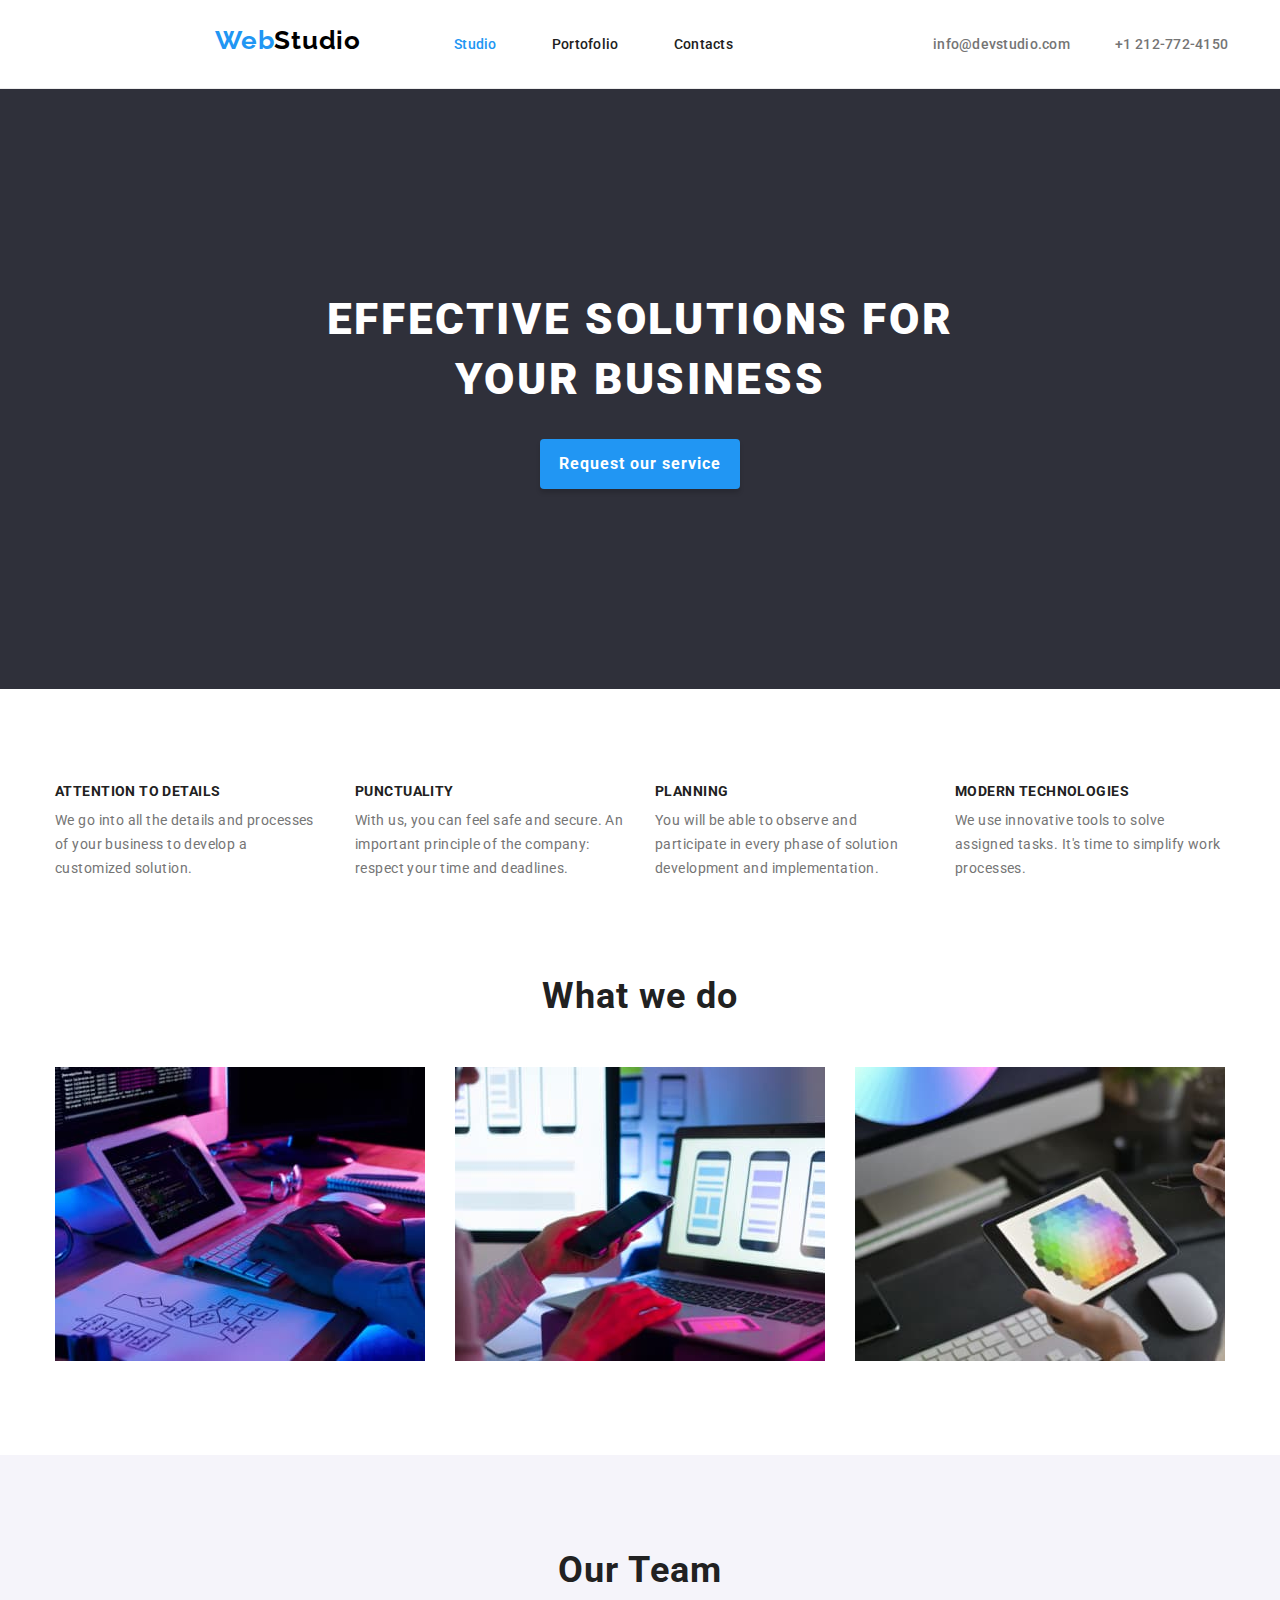
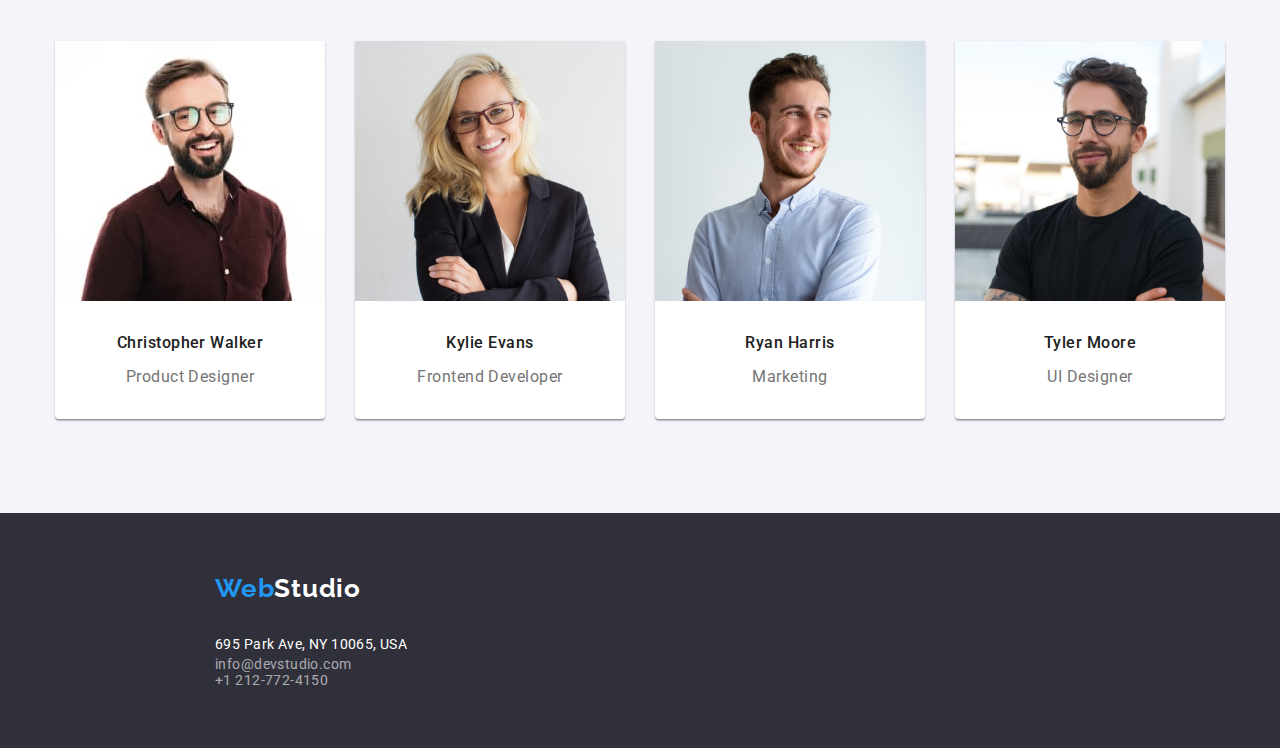
<file: index.html>
<!DOCTYPE html>
<html lang="en">
<head>
    <meta charset="UTF-8">
    <meta name="viewport" content="width=device-width, initial-scale=1.0">
    <title>Studio</title>
    <link rel="preconnect" href="https://fonts.googleapis.com">
    <link rel="preconnect" href="https://fonts.gstatic.com" crossorigin>
    <link href="https://fonts.googleapis.com/css2?family=Raleway:wght@700&family=Roboto:wght@400;500;700;900&display=swap" rel="stylesheet">
    <link
        rel="stylesheet"
        href="https://cdnjs.cloudflare.com/ajax/libs/modern-normalize/1.0.0/modern-normalize.min.css">
    <link rel="stylesheet" href="css/reset.css">   
    <link rel="stylesheet" href="css/style.css">
</head>
<body class="global-body">
    <div class="container-header">
        <div class="logo-header">
            <a class="logo" href="#">
                <span class="logo-web">Web</span>
                <span class="studio">Studio</span>
            </a>
        </div>

        <header class="header">
            <nav class="navigation">
                    <a href="index.html" class="nav-link" id="current">Studio</a>
                    <a href="portofolio.html" class="nav-link">Portofolio</a>
                    <a href="#" class="nav-link">Contacts</a>
            </nav>

            <div class="email-contact-section">
                <a class="email-contact">info@devstudio.com</a>
                <a class="email-contact">+1 212-772-4150</a>
            </div>
        </header>
    </div>
        
    <main>
        <section class="effectiv-btn-section">
            <div class="effective-container">
                <h1>EFFECTIVE SOLUTIONS FOR <br> YOUR BUSINESS</h1>
                <button class="request-button" type="button">Request our service</button>
            </div>
        </section>

        <section class="description-section">
            <div class="container-description">
                <ul class="descriptions"> 
                    <li class="item-description">
                        <h3>ATTENTION TO DETAILS</h3>
                        <p>We go into all the details and processes of your business to develop a customized solution.</p>
                    </li>
    
                    <li class="item-description">
                            <h3>PUNCTUALITY</h3>
                            <p>With us, you can feel safe and secure. An important principle of the company: respect your time and deadlines.</p>
                    </li>
    
                    <li class="item-description">
                            <h3>PLANNING</h3>
                            <p>You will be able to observe and participate in every phase of solution development and implementation.</p>
                    </li>
    
                    <li class="item-description">
                            <h3>MODERN TECHNOLOGIES</h3>
                            <p>We use innovative tools to solve assigned tasks. It's time to simplify work processes.</p>
                    </li>
                </ul>
            </div>
        </section>

        <section class="ocupation-section">
            <div class="container-ocupation">
                <h2>What we do</h2>
                <ul class="items-ocupation">
                    <li><img src="./Images/work-on-computer.jpg" alt="lucru pe calculator"></li>
                    <li><img src="./Images/phone.jpg" alt="configurare telefon"></li>
                    <li><img src="./Images/colors.jpg" alt="diagrama culori"></li>
                </ul>
            </div>
        </section>

<section class="our-team-section">
    <div class="container-our-team">
        <h2>Our Team</h2>
        <ul class="class-our-team">
            <li>
                <img src="./Images/ChristopherW.jpg" alt="Christopher Walker-Product Designer">
                <div>
                    <h3>Christopher Walker</h3> 
                    <p>Product Designer</p>
                </div>
            </li>
            
            <li>
                <img src="./Images/KylieE.jpg" alt="Kylie Evans-Frontend Developer" >
                <div>
                    <h3>Kylie Evans</h3>
                    <p>Frontend Developer</p>
                </div>
            </li>
           
            <li><img src="./Images/RyanHarris.jpg" alt="Ryan Harris-Marketing" >
                <div>
                    <h3>Ryan Harris</h3>
                    <p>Marketing</p>
                </div>
            </li>
           
            <li><img src="./Images/TylerM.jpg" alt="Tyler Moore-UI Designer" >
                <div>
                    <h3>Tyler Moore</h3>
                    <p>UI Designer</p>
                </div>
            </li>
        </ul>
    </div>
</section>

<footer class="footer-section">
    <div class="footer-container">
        <div class="logo-footer">
            <a class="logo" href="#">
                <span class="logo-web">Web</span>
                <span class="studio-logo">Studio</span>
            </a>
        </div>
        
        <address class="adress-section">
            <span>695 Park Ave, NY 10065, USA</span>
            <p class="email-contact">info@devstudio.com</p>
            <p class="email-contact">+1 212-772-4150</p>         
        </address>
    </div>
</footer>
    </main>
</body>
</html>
</file>
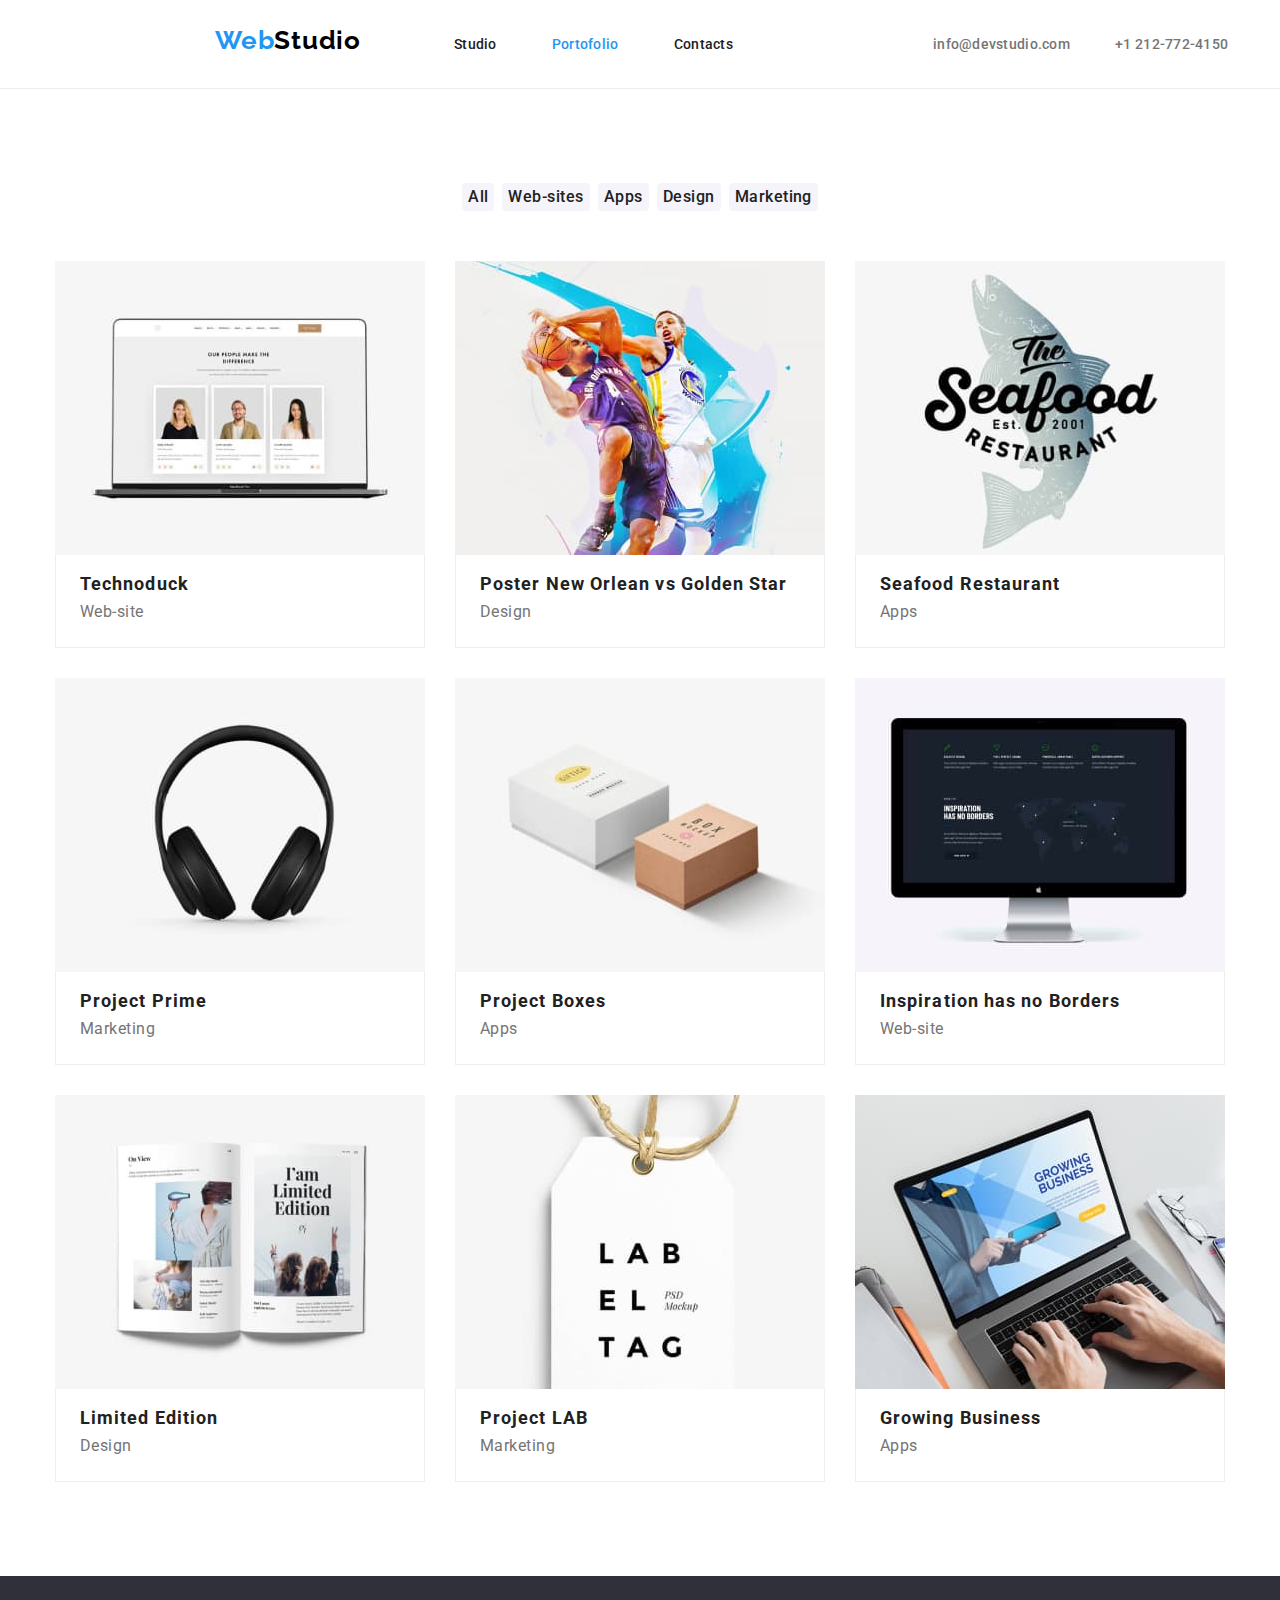
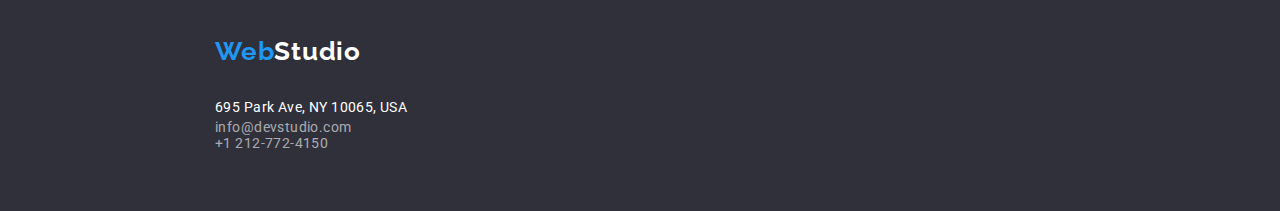
<file: portofolio.html>
<!DOCTYPE html>
<html lang="en">
<head>
    <meta charset="UTF-8">
    <meta name="viewport" content="width=device-width, initial-scale=1.0">
    <title>Portofoliu</title>
    <link rel="preconnect" href="https://fonts.googleapis.com">
    <link rel="preconnect" href="https://fonts.gstatic.com" crossorigin>
    <link href="https://fonts.googleapis.com/css2?family=Raleway:wght@700&family=Roboto:wght@400;500;700;900&display=swap" rel="stylesheet">
    <link
    rel="stylesheet"
    href="https://cdnjs.cloudflare.com/ajax/libs/modern-normalize/1.0.0/modern-normalize.min.css">
    <link rel="stylesheet" href="css/reset.css">
    <link rel="stylesheet" href="css/style.css">
</head>

<body class="global-body">  
    <div class="container-header">
        <div class="logo-header">
            <a class="logo" href="#">
                <span class="logo-web">Web</span>
                <span class="studio">Studio</span>
            </a>
        </div>

        <header class="header">
            <nav class="navigation">
                    <a href="index.html" class="nav-link">Studio</a>
                    <a href="portofolio.html" class="nav-link" id="current">Portofolio</a>
                    <a href="#" class="nav-link">Contacts</a>
            </nav>

            <div class="email-contact-section">
                <a class="email-contact">info@devstudio.com</a>
                <a class="email-contact">+1 212-772-4150</a>
            </div>
        </header>
    </div>
    
    <main>
        <div class="container-portofolio">
            <nav class="btn-portofolio">
                <ul class="button-navigation">
                    <li><button class="buttons" type="button">All</button></li>
                    <li><button class="buttons" type="button">Web-sites</button></li>
                    <li><button class="buttons" type="button">Apps</button></li>
                    <li><button class="buttons" type="button">Design</button></li>
                    <li><button class="buttons" type="button">Marketing</button></li>
                </ul>
            </nav>
        
            <section class="portofoliu">
                <ul class="card-set-portofoliu">
                    <li>
                        <img src="./Images/technoduck.jpg" alt="web page">
                    <div class="portofolio-card-description">
                        <h3>Technoduck</h3>
                        <p>Web-site</p>
                    </div>
                    </li>
        
                    <li>
                        <img src="./Images/poster.jpg" alt="backetball players">
                    <div class="portofolio-card-description">
                        <h3>Poster New Orlean vs Golden Star</h3>
                        <p>Design</p>
                    </div>
                    </li>
                    
                    <li>
                        <img src="./Images/seafood.jpg" alt="seafood restaurant">
                    <div class="portofolio-card-description">
                            <h3>Seafood Restaurant </h3>
                            <p>Apps</p>  
                    </div> 
                    </li>
        
                    <li>
                        <img src="./Images/project.jpg" alt="headphones">
                    <div class="portofolio-card-description">
                        <h3>Project Prime</h3>
                         <p>Marketing</p>
                    </div>
                    </li>
        
                    <li>
                        <img src="./Images/projectboxes.jpg" alt="boxes">
                    <div class="portofolio-card-description">
                        <h3>Project Boxes</h3>
                        <p>Apps</p>
                    </div>    
                    </li>
        
                    <li>
                        <img src="./Images/inspiration.jpg" alt="computer">
                    <div class="portofolio-card-description">
                        <h3>Inspiration has no Borders</h3>
                        <p>Web-site</p>
                    </div>
                    </li>
        
                    <li>
                        <img src="./Images/limited.jpg" alt="book">
                    <div class="portofolio-card-description">
                        <h3>Limited Edition</h3>
                        <p>Design</p>
                    </div>    
                    </li>
        
                    <li>
                        <img src="./Images/projectlab.jpg" alt="label tag">
                    <div class="portofolio-card-description">
                        <h3>Project LAB</h3>
                        <p>Marketing</p>
                    </div>    
                    </li>
        
                    <li>
                        <img src="./Images/growing.jpg" alt="work on the computer">
                    <div class="portofolio-card-description">
                        <h3>Growing Business</h3>
                        <p>Apps</p>
                    </div>    
                    </li>
                </ul>
            </section>
        </div>
        
        <footer class="footer-section">
            <div class="footer-container">
                <div class="logo-footer">
                    <a class="logo" href="#">
                        <span class="logo-web">Web</span>
                        <span class="studio-logo">Studio</span>
                    </a>
                </div>
                
                <address class="adress-section">
                    <span>695 Park Ave, NY 10065, USA</span>
                    <p class="email-contact">info@devstudio.com</p>
                    <p class="email-contact">+1 212-772-4150</p>         
                </address>
            </div>
        </footer>
    </main>
</body>
</html>
</file>
<file: css/style.css>
:root{
    --nav-color:#212121;
    --nav-font-family: 'Roboto', 'Courier New', Courier, monospace; 
    --diff-color: #2196F3;
    --cut-color: #FFFFFF;
    --header-color: #757575;
    --button-color:#F5F4FA;
    --adress-color:#FFF;
}
.global-body body{
    overflow-x: hidden;
    font-family: 'Roboto', 'Courier New', Courier, monospace, sans-serif;
    background-color: var(--adress-color);
    text-decoration: none;
}

.container-header{
    overflow-x: hidden;
    background-color: var(--cut-color);
    border-bottom: 1px solid #ececec;
    display: flex;
    align-items: baseline;
    flex-shrink: 0;
}

.header{
    flex-shrink: 0;
    display: inline-flex;
    padding: 32px 0;

}

.logo-header{
    padding: 24px 0 25px 215px;
    margin-right: 93px;
}

.header a{
    color: var(--header-color);
    font-family: var(--nav-font-family);
    font-size: 14px;
    font-weight: 500;
    line-height: normal;
    letter-spacing: 0.28px;
    text-decoration: none; 
}

.navigation a{
    color: var(--nav-color);
    margin-inline-end: 50px;
}

.navigation{
    margin-right: 150px;
}

.nav-link:active,
.nav-link:focus,
.nav-link:hover{
    color: var(--diff-color);
}

#current{
    color: var(--diff-color);
}

.email-contact:hover,
.email-contact:focus{
    color: var(--diff-color);
}

.email-contact{
    margin-right: 40px;
}

.email-contact-section{
    margin-right: 215px;
}

/*Studio page*/
.effectiv-btn-section{
    overflow-x: hidden;
    background-color: #2F303A;
    padding: 200px 0;
   
}

.effective-container{
    display: flex;
    flex-direction: column;
    align-items: center;
}

.effective-container h1{
    width: 696px;
    color: var(--adress-color);
    text-align: center;
    font-family: var(--nav-font-family);
    font-size: 44px;
    font-weight: 900;
    line-height: 60px;
    letter-spacing: 2.64px;
    text-transform: uppercase;
    margin-bottom: 30px;
}

.request-button{ 
    width: 200px;
    height: 50px;
    flex-shrink: 0px;
    border-radius: 4px;
    background: var(--diff-color);
    box-shadow: 0px 4px 4px 0px rgba(0, 0, 0, 0.15);
    color: var(--adress-color);
    text-align: center;
    font-family: var(--nav-font-family);
    font-size: 16px;
    font-weight: 700;
    line-height: 30px;
    letter-spacing: 0.96px;
    border: none;  
    cursor: pointer;  
}

.request-button:hover,
.request-button:active,
.request-button:focus{
    background-color:#188CE8;
    color: var(--cut-color);
}

.description-section{
    overflow-x: hidden;
    padding: 94px 215px;
}    

.container-description ul{
    display: flex;
    column-gap: 30px;
    list-style-type: none;
    justify-content: center;
}

.container-description .item-description li{
    align-content: center;
}
    
.descriptions h3{
    color: var(--nav-color);
    font-family: var(--nav-font-family);
    font-size: 14px;
    font-weight: 700;
    line-height: normal;
    letter-spacing: 0.42px;
    text-transform: uppercase;
    margin-bottom: 10px;
}

.descriptions p{
    color: var(--header-color);
    font-family: var(--nav-font-family);
    font-size: 14px;
    line-height: 171%; 
    letter-spacing: 0.42px;
    width: 270px;
    flex-shrink: 0;
}

.ocupation-section{
    overflow-x: hidden;
    padding-bottom: 94px;
    background-color: var(--adress-color);
}

.container-ocupation{
    display: block;
    justify-content: center;
}

.container-ocupation h2{
    color: var(--nav-color);
    text-align: center;
    font-family: var(--nav-font-family);
    font-size: 36px;
    font-weight: 700;
    line-height: normal;
    letter-spacing: 1.08px;
    padding-bottom: 50px;
}

.container-ocupation ul{
    list-style-type: none;
    display: grid;
    grid-template-columns: auto auto auto;
    gap: 30px;
    justify-content: center;
}

.ocupation-section .items-ocupation img{
    width: 370px;
    flex-shrink: 0;
    display: block;
    height: auto;
}

.our-team-section{
    overflow-x: hidden;
    background-color: var(--button-color);
    padding: 0 215px 94px 215px;
}

.container-our-team ul{
    display: grid;
    grid-template-columns: auto auto auto auto;
    gap: 30px;
    justify-content: center;
    list-style-type: none;
}

.our-team-section img{
    display: block;
    width: 270px;
    height: auto;
    flex-shrink: 0;
    border-bottom: 0;
}

.our-team-section h2{
    color: var(--nav-color);
    text-align: center;
    font-family: var(--nav-font-family);
    font-size: 36px;
    font-weight: 700;
    line-height: normal;
    letter-spacing: 1.08px;
    padding-top: 94px;
    margin-bottom: 50px;
}

.our-team-section li{
    width: 270px;
    border-radius: 0px 0px 4px 4px;
    background: #FFF;
    box-shadow: 0px 2px 1px 0px rgba(0, 0, 0, 0.20), 0px 1px 1px 0px rgba(0, 0, 0, 0.14), 0px 1px 3px 0px rgba(0, 0, 0, 0.12);
}

.class-our-team h3{
    font-size: 16px;
    font-family: var(--nav-font-family);
    font-weight: 500;
    color: var(--nav-color);
    text-align: center;
    letter-spacing: 0.48px;
    margin-bottom: 10px;
    margin-top: 0;
}

.class-our-team p{
    font-size: 16px;
    font-family: var(--nav-font-family);
    color: var(--header-color);
    text-align: center;
    letter-spacing: 0.48px;
    margin: 0;
}

.class-our-team div{
    padding: 30px 0;
}

/*Portofolio page*/
.container-portofolio{
    overflow-x: hidden;
    display: block;
    padding: 94px 0;
    margin-left: auto;
    margin-right: auto;
}

.button-navigation{
    display: flex;
    justify-content: center;
    align-items: center;
    gap: 8px;
    margin-bottom: 50px;
    flex-shrink: 0;
}

.buttons{
    border-radius: 4px;
    background: var(--button-color);
    color: var(--nav-color);
    text-align: center;
    font-family: var(--nav-font-family);
    font-size: 16px;
    font-weight: 500;
    line-height: 26px;
    letter-spacing: 0.48px;
    border: none;
    cursor: pointer;
}

.button-navigation li{
    list-style-type: none;
}

.buttons:active,
.buttons:hover,
.buttons:focus{
    background-color: var(--diff-color);
    color: var(--cut-color);
}

.card-set-portofoliu{
    display: grid;
    grid-template-columns: auto auto auto;
    gap: 30px;
    justify-content: center;
}

.portofoliu li{
    border: #EEEEEE;
    background-color: var(--cut-color);
    border-width: 1px;
    list-style-type: none;
}

.portofoliu h3{
    font-size: 18px;
    line-height: 18px;
    font-family: var(--nav-font-family);
    font-weight: 700;
    color: var(--nav-color);
    letter-spacing: 1.08px;
    margin-bottom: 4px;
    margin-top: 0;
}

.portofoliu p{
    font-size: 16px;
    line-height: 30px;
    font-family: var(--nav-font-family);
    color: var(--header-color);
    letter-spacing: 0.48px;
    margin: 0;
}

.portofoliu .card-set-portofoliu div{
    border: 1px solid #EEE;
    padding: 20px 24px;
    background: #FFF;
    border-top: 0;
}

.portofoliu .card-set-portofoliu img{
    width: 370px;
    display: block;
    height: auto;
    flex-shrink: 0;
    border-bottom: 0;
}

/*Footer section*/
.footer-section{
    overflow-x: hidden;
    background-color: #2F303A;
    overflow-x: hidden;
    padding: 60px 0 60px 215px;
}

.adress-section span{
    color: var(--adress-color);
    font-family: var(--nav-font-family);
    font-size: 14px;
    line-height: normal;
    letter-spacing: 0.42px;
    font-style: normal;
}

.adress-section{
    margin-top: 28px;
}

.email-contact{
    width: 231px;
    color: #FFFFFF99;
    font-family: var(--nav-font-family);
    font-size: 14px;
    line-height: 16px;
    letter-spacing: 0.42px;
    cursor: pointer;
    font-style: normal;
}

.email-contact:hover,
.email-contact:focus{
    color: var(--diff-color);
}

.logo{
    color: var(--diff-color);
    font-family: 'Raleway', 'Courier New', Courier, monospace;
    font-size: 26px;
    font-weight: 700;
    line-height: normal;
    letter-spacing: 0.78px;
    text-decoration-line: none;
    display: inline-flex;
    gap: 0;
}

.studio-logo{
    color: var(--cut-color);
}

.studio{
    color: #000000;
}
</file>
